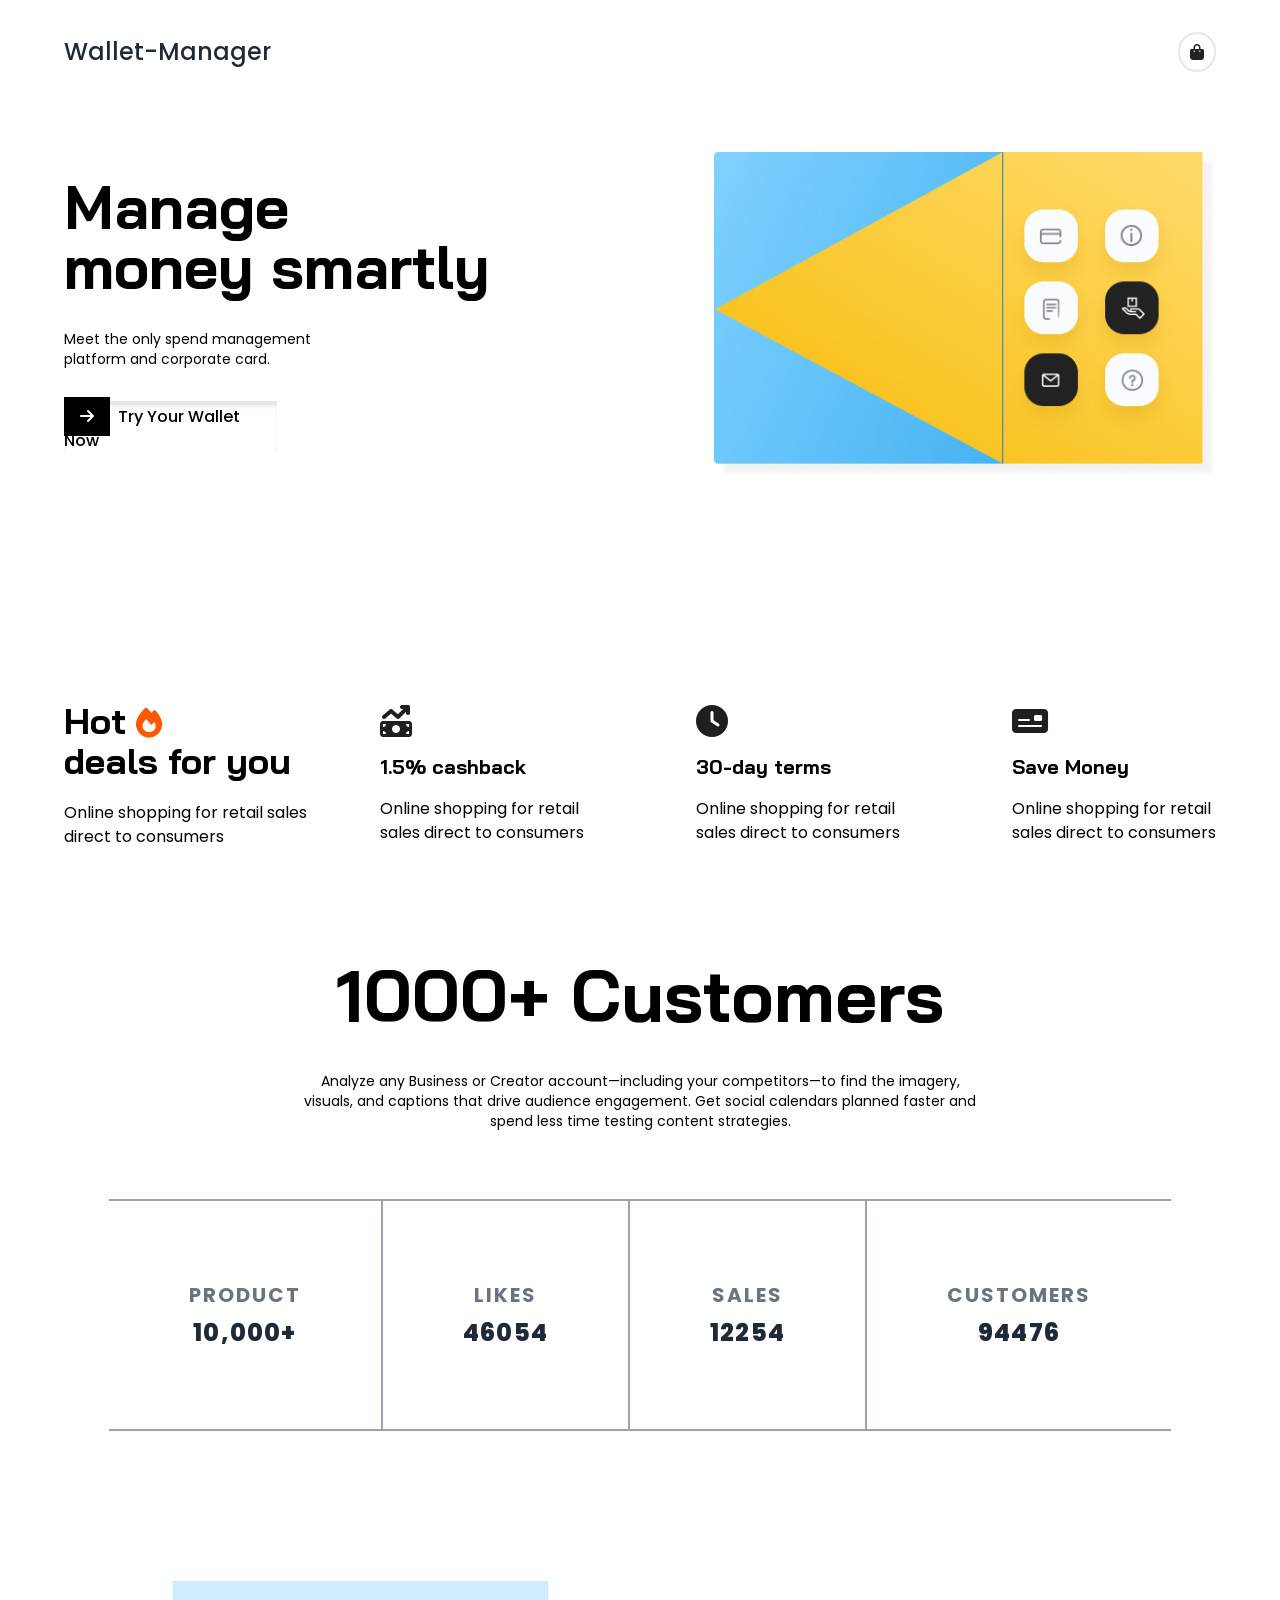
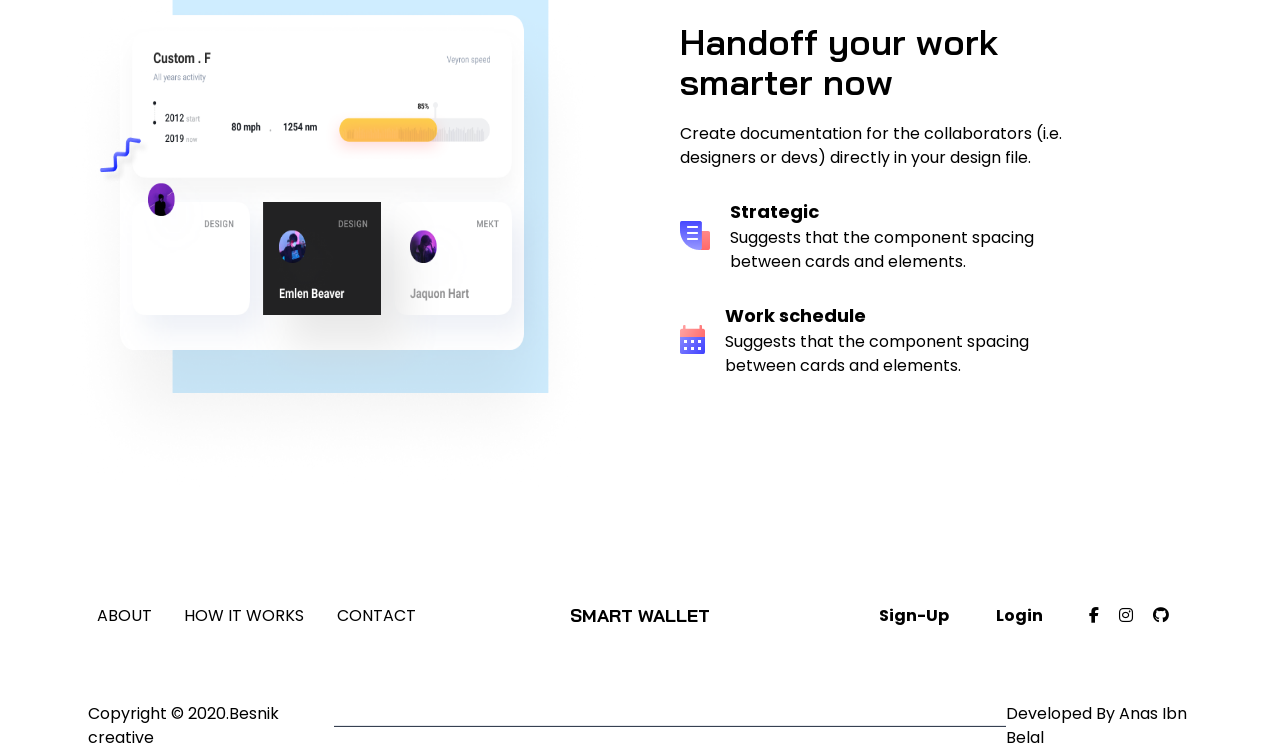
<file: index.html>
<!DOCTYPE html>
<html lang="en" class="dark">

<head>
    <meta charset="UTF-8">
    <meta name="viewport" content="width=device-width, initial-scale=1.0">
    <link rel="stylesheet" href="https://cdnjs.cloudflare.com/ajax/libs/font-awesome/6.5.1/css/all.min.css"
        integrity="sha512-DTOQO9RWCH3ppGqcWaEA1BIZOC6xxalwEsw9c2QQeAIftl+Vegovlnee1c9QX4TctnWMn13TZye+giMm8e2LwA=="
        crossorigin="anonymous" referrerpolicy="no-referrer" />
    <link rel="stylesheet" href="./dist/tailwind.css">
    <link rel="stylesheet" href="style.css">
    <title>Wallet Manager</title>
</head>

<body class="bdy dark:bg-gray-800">
    <nav class="flex mt-8 bg-white dark:bg-gray-900 justify-between items-center">

        <div class=""><a class="text-2xl text-gray-800 dark:text-white font-medium no-underline" href="#">Wallet-Manager</a></div>
        <div class="border-2 border-gray-200 dark:border-gray-800 rounded-full"><a class="no-underline" href="#"><i
                    class="fa-solid fa-bag-shopping cart"></i></a></div>
    </nav>


    <!-- Container Section Starts Here -->

    <div class="flex flex-row justify-between items-center w-full h">
        <div class="flex flex-col">
            <h1 class="text-6xl text-left head font-black">Manage <br> money smartly</h1>
            <p class="text-left text-sm mt-8">Meet the only spend management <br> platform and corporate card.</p>
            <a href="./login.html" class="text-left mt-8 font-medium shadow-inner w-1/2 border-t-4"><span
                    class=" bg-black dark:bg-white px-4 py-2 mr-2"><i class="fa-solid fa-arrow-right text-white dark:text-gray-800"
                        style="font-size: 16px;"></i></span>Try Your Wallet Now</a>
        </div>
        <div>
            <img class="im" src="./images/header card.png" alt="">
        </div>
    </div>
    <!-- Container Section Ends Here -->


    <!-- Offer Section Starts Here -->


    <div class="w-full h-52 mt-36 mb-10 flex flex-row justify-between items-center">
        <div class="flex flex-col gap-5">
            <h3 class="text-4xl font-extrabold other_h dark:text-white">
                Hot <i class="fa-solid fa-fire" style="color: #ff5900; font-size: 30px;"></i> <br>
                deals for you
            </h3>
            <p class="text-base">
                Online shopping for retail sales <br> direct to consumers
            </p>

        </div>
        <div class="flex flex-row justify-between items-center gap-28">
            <!-- Start 1 -->
            <div>
                <div class="flex flex-col gap-4">
                    <i class="fa-solid fa-money-bill-trend-up" style="color: #1f1f1f; font-size: 32px;"></i>
                    <h3 class="text-xl font-extrabold other_h">
                        1.5% cashback
                    </h3>
                    <p class="text-base">
                        Online shopping for retail <br> sales direct to consumers
                    </p>

                </div>
            </div>
            <!-- Ends 1 -->

            <!-- Start 2 -->
            <div>
                <div class="flex flex-col gap-4">
                    <i class="fa-solid fa-clock" style="color: #1f1f1f; font-size: 32px;"></i>
                    <h3 class="text-xl font-extrabold other_h">
                        30-day terms
                    </h3>
                    <p class="text-base">
                        Online shopping for retail <br> sales direct to consumers
                    </p>

                </div>
            </div>
            <!-- Ends 2 -->


            <!-- Start 3 -->
            <div>
                <div class="flex flex-col gap-4">
                    <i class="fa-solid fa-money-check" style="color: #1f1f1f; font-size: 32px;"></i>
                    <h3 class="text-xl font-extrabold other_h">
                        Save Money
                    </h3>
                    <p class="text-base">
                        Online shopping for retail <br> sales direct to consumers
                    </p>

                </div>
            </div>
            <!-- Ends 3 -->


        </div>

    </div>
    <!-- Offer Section Ends Here -->



    <!-- Customers Section Starts Here -->
    <div class="flex flex-col gap-10 w-full h-56 mt-20 px-60">
        <h3 class="text-center font-extrabold other_h text-7xl">1000+ Customers</h3>
        <p class="text-sm text-center">Analyze any Business or Creator account—including your competitors—to find the
            imagery, visuals, and captions that drive audience engagement. Get social calendars planned faster and spend
            less time testing content strategies.</p>
    </div>

    <div class="flex flex-row justify-center items-center mt-4 mb-20">
        <div
            class="flex flex-col justify-center items-center border-t-2 border-b-2 border-r-2 border-gray-400 p-20 gap-2">
            <h4 class="text-xl tracking-widest font-bold text-gray-500">PRODUCT</h4>
            <h2 class="text-2xl font-extrabold tracking-wider text-gray-800">10,000+</h2>
        </div>
        <div
            class="flex flex-col justify-center items-center border-t-2 border-b-2 border-r-2 border-gray-400 p-20 gap-2">
            <h4 class="text-xl tracking-widest font-bold text-gray-500">LIKES</h4>
            <h2 class="text-2xl font-extrabold tracking-wider text-gray-800">46054</h2>
        </div>
        <div
            class="flex flex-col justify-center items-center border-t-2 border-b-2 border-r-2 border-gray-400 p-20 gap-2">
            <h4 class="text-xl tracking-widest font-bold text-gray-500">SALES</h4>
            <h2 class="text-2xl font-extrabold tracking-wider text-gray-800">12254</h2>
        </div>
        <div class="flex flex-col justify-center items-center border-t-2 border-b-2 border-gray-400 p-20 gap-2">
            <h4 class="text-xl tracking-widest font-bold text-gray-500">CUSTOMERS</h4>
            <h2 class="text-2xl font-extrabold tracking-wider text-gray-800">94476</h2>
        </div>
    </div>

    <!-- Customers Section Starts Here -->

    <!-- Handoff Section Starts Here -->

    <div class="flex flex-row justify-between items-center w-full gap-20">
        <div class="flex w-1/2 pt-10">
            <img class="img_bg" src="./images/card.png" alt="This is the card">
        </div>
        <div class="flex flex-col w-1/2 justify-between items-start gap-5">
            <h2 class="text-4xl other_h font-semibold">Handoff your work <br> smarter now</h2>
            <p class="text-base">Create documentation for the collaborators (i.e. <br> designers or devs) directly in your design file.
            </p>
            <div class="flex flex-row justify-between items-center  gap-5 mt-2">
                <img src="./images/Group 4153.png" alt="Gourp image">
                <div class="flex flex-col">
                    <h2 class="text-lg font-bold">Strategic</h2>
                    <p class="text-base">Suggests that the component spacing <br>
                        between cards and elements.</p>
                </div>

            </div>
            <div class="flex flex-row justify-between items-center  gap-5 mt-2">
                <img src="./images/Group 4170.png" alt="Gourp image">
                <div class="flex flex-col">
                    <h2 class="text-lg font-bold">Work  schedule</h2>
                    <p class="text-base">Suggests that the component spacing <br>
                        between cards and elements.</p>
                </div>

            </div>

        </div>

    </div>

     <!-- Handoff Section Ends Here -->

      <!-- Footer Section Starts Here -->

      <footer class="flex flex-row w-full h-44 mt-10 justify-between items-center">
        <div class="flex flex-row w-4/12 justify-evenly items-center">
            <a href="#">ABOUT</a>
            <a href="#">HOW IT WORKS</a>
            <a href="#">CONTACT</a>
        </div>
        <div class="flex flex-row w-4/12 justify-evenly items-center">
            <a class="text-lg font-bold other_h" href="#">SMART WALLET</a>
        </div>
        <div class="flex flex-row w-4/12 justify-evenly items-center">
            <a class="font-bold" href="./login.html">Sign-Up</a>
            <a class="font-bold" href="./login.html">Login</a>
            <div class="flex flex-row justify-between items-center gap-5">
                <a href="#"><i class="fab fa-facebook-f"></i></a>
                <a href="#"><i class="fab fa-instagram"></i></a>
                <a href="#"><i class="fab fa-github"></i></a>
            </div>
        </div>

      </footer>
      <div class="flex flex-row justify-between items-center w-full h-5 m-3 px-3">
        <h4>Copyright © 2020.Besnik creative</h4>
        <hr class="w-2/3 max-w-2xl h-0.5 bg-gray-700">
        <h4>Developed By Anas Ibn Belal</h4>

      </div>


</body>

</html>
</file>
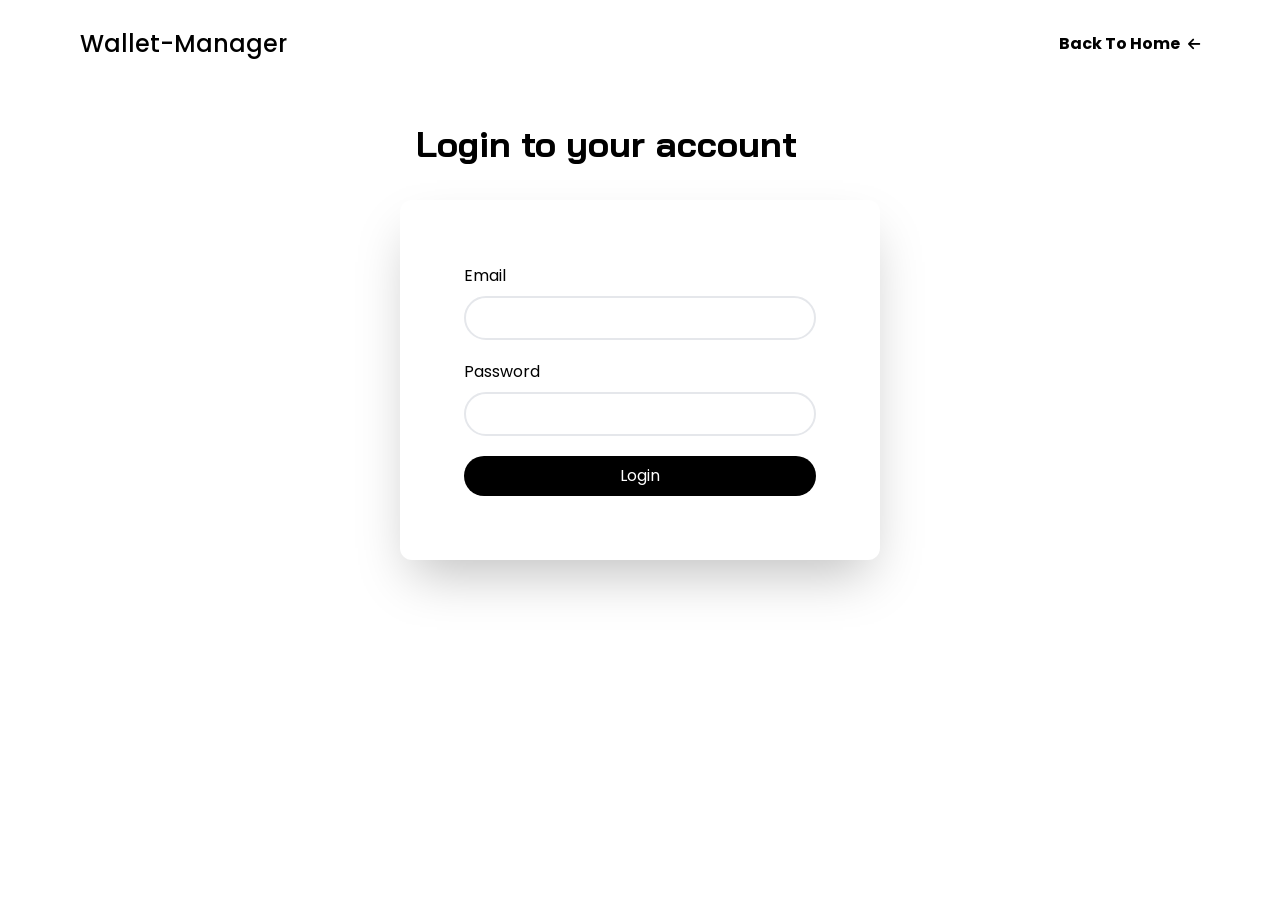
<file: login.html>
<!DOCTYPE html>
<html lang="en">

<head>
    <meta charset="UTF-8">
    <meta name="viewport" content="width=device-width, initial-scale=1.0">
    <link rel="stylesheet" href="https://cdnjs.cloudflare.com/ajax/libs/font-awesome/6.5.1/css/all.min.css"
        integrity="sha512-DTOQO9RWCH3ppGqcWaEA1BIZOC6xxalwEsw9c2QQeAIftl+Vegovlnee1c9QX4TctnWMn13TZye+giMm8e2LwA=="
        crossorigin="anonymous" referrerpolicy="no-referrer" />
    <link rel="stylesheet" href="./dist/tailwind.css">
    <link rel="stylesheet" href="style.css">
    <title>Login</title>
</head>

<body class="bdy h-screen">
    <nav>
        <div class="container mx-auto mt-5 px-4 py-2 flex justify-between items-center">
            <div class=""><a class="text-2xl font-medium no-underline" href="#">Wallet-Manager</a></div>
            <a href="./index.html">
                <h4 class="font-bold">Back To Home<i class="fa-solid fa-arrow-left"
                        style="margin-left: 8px;font-size: 14px;"></i></h4>
            </a>

        </div>
    </nav>
    <div  class="flex flex-col justify-between items-center mt-7 ">

        <div>
            <div class="container mx-auto mt-5 px-4 py-2 flex justify-between items-center">
                <div class="flex flex-col gap-5">
                    <h3 class="text-4xl font-extrabold other_h">
                        Login 
                        to your account
                    </h3>
                </div>
            </div>
            <div id="login_parent" class="container mx-auto mt-7 px-16 py-16 flex justify-center items-center shadow-2xl rounded-xl">
                <div class="flex flex-col gap-5"> 
                        <div class="flex flex-col gap-5">
                            <div class="flex flex-col gap-2">
                                <label for="email" class="text-base">Email</label>
                                <input onblur="Get_VAL_U()" type="email" name="email" id="email"
                                    class="border-2 border-gray-200 rounded-full px-4 py-2 focus:outline-none focus:border-blue-500">
                            </div>
                            <div class="flex flex-col gap-2">
                                <label for="password" class="text-base">Password</label>
                                <input onblur="Get_VAL_P()" type="password" name="password" id="password"
                                    class="border-2 border-gray-200 rounded-full px-4 py-2 focus:outline-none focus:border-blue-500">
                            </div>
                            <div class="flex flex-col gap-2">
                                <button onclick="Login()" type="submit" name="login"
                                    class="bg-black text-white rounded-full px-4 py-2">Login</button>
                            </div>
                        </div>
                </div>
            </div>
            



        </div>
        <div id="alert" class="h-40 w-96 justify-center items-center absolute top-1/2 left-1/2 transform -translate-x-1/2 -translate-y-1/2 bg-white shadow-2xl p-10">
            <h4 class="text-xl font-bold mr-3">Wrong Username or Password !</h4>
            <i onclick="Close_Alert()" class="fa-solid fa-circle-xmark" style="cursor: pointer; font-size: 24px;"></i>
        </div>
        <script src="./login.js"></script>


</body>

</html>
</file>
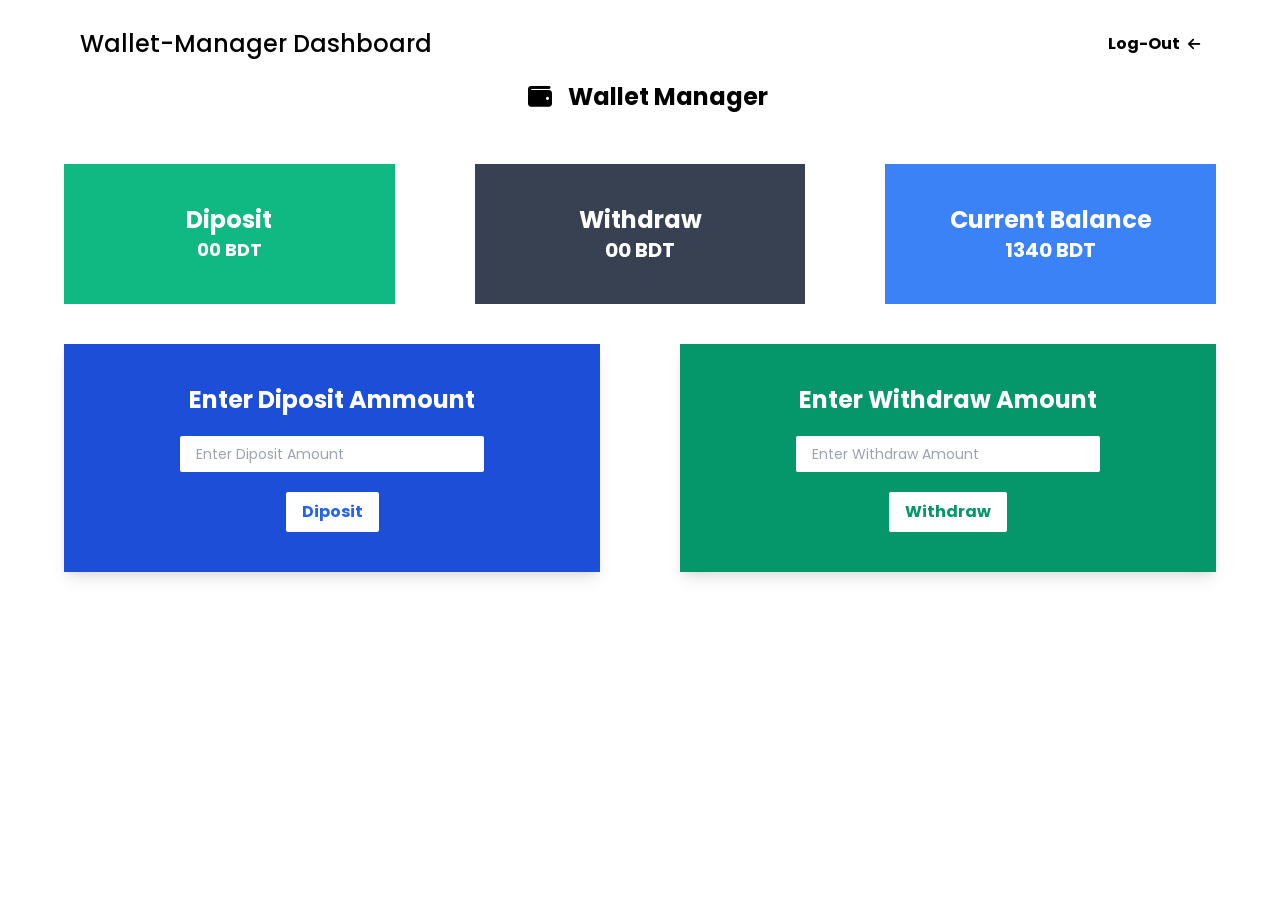
<file: wallet.html>
<!DOCTYPE html>
<html lang="en">

<head>
    <meta charset="UTF-8">
    <meta name="viewport" content="width=device-width, initial-scale=1.0">
    <link rel="stylesheet" href="https://cdnjs.cloudflare.com/ajax/libs/font-awesome/6.5.1/css/all.min.css"
        integrity="sha512-DTOQO9RWCH3ppGqcWaEA1BIZOC6xxalwEsw9c2QQeAIftl+Vegovlnee1c9QX4TctnWMn13TZye+giMm8e2LwA=="
        crossorigin="anonymous" referrerpolicy="no-referrer" />
    <link rel="stylesheet" href="./dist/tailwind.css">
    <link rel="stylesheet" href="style.css">
    <title>My Wallet Dashboard</title>
</head>

<body class="bdy h-screen">
    <nav>
        <div class="container mx-auto mt-5 px-4 py-2 flex justify-between items-center bg-white">
            <div class=""><a class="text-2xl font-medium no-underline" href="#">Wallet-Manager Dashboard</a></div>
            <a href="./index.html">
                <h4 class="font-bold">Log-Out<i class="fa-solid fa-arrow-left"
                        style="margin-left: 8px;font-size: 14px;"></i></h4>
            </a>

        </div>
    </nav>
    <!-- Wallet Dashboard For Diposit and withdraw Start Here -->
    <div id="wallet_bdy" class="w-full h-fit flex flex-col justify-evenly items-center gap-10">

        <div class="flex flex-row justify-center items-center w-full bg-white">
            <h3 class="text-2xl font-bold"><i class="fa-solid fa-wallet m-4"></i>Wallet Manager</h3>

        </div>
        <div class="flex flex-row justify-center items-center w-full gap-20">
            <div class="bg-green-500 p-10 w-2/6 flex flex-col justify-center items-center">
                <h2 class="text-2xl font-bold text-white">Diposit</h2>
                <h3 class="text-lg font-bold text-white"><span id="pre_dip">00</span> BDT</h3>
            </div>
            <div class="bg-gray-700 p-10 w-2/6 flex flex-col justify-center items-center">
                <h3 class="text-2xl font-bold text-white">Withdraw</h3>
                <h3 class="text-xl font-bold text-white"><span id="pre_wd">00</span> BDT</h3>
            </div>
            <div class="bg-blue-500 p-10 w-2/6 flex flex-col justify-center items-center">
                <h3 class="text-2xl font-bold text-white">Current Balance</h3>
                <h3 class="text-xl font-bold text-white"><span id="cur_b">1340</span> BDT</h3>
            </div>
        </div>
        <div class="flex flex-row justify-evenly items-center w-full gap-20">
            <div class="flex flex-col w-2/4 justify-between items-center bg-blue-700 shadow-lg p-10 gap-5">
                <label for="text" class="text-center font-bold text-2xl text-white">Enter Diposit Ammount</label>
                <input onblur="GetValue()" type="text" name="text" id="d_add" placeholder="Enter Diposit Amount" class="w-2/3 px-4 py-2 text-sm rounded-sm focus:outline-none focus:ring focus:ring-violet-300">
                <button onclick="Click_Dip()" id="diposit_btn" class="bg-white p-2 px-4 rounded-sm text-blue-600 font-bold">Diposit</button>
            </div>
            <div class="flex flex-col w-2/4 justify-between items-center bg-green-600 shadow-lg p-10 gap-5">
                <label for="text" class="text-center font-bold text-2xl text-white">Enter Withdraw Amount</label>
                <input onblur="GetValue_W()" type="text" name="text" id="wd_add" placeholder="Enter Withdraw Amount" class="w-2/3 px-4 py-2 text-sm rounded-sm focus:outline-none focus:ring focus:ring-violet-300">
                <button onclick="Click_Wth()" id="withdraw_btn" class="bg-white p-2 px-4 rounded-sm text-green-600 font-bold">Withdraw</button>
            </div>

        </div>

    </div>

    <script src="wallet.js"></script>


</body>

</html>
</file>
<file: style.css>
@import url('https://fonts.googleapis.com/css2?family=Bai+Jamjuree:ital,wght@0,200;0,300;0,400;0,500;0,600;0,700;1,200;1,300;1,400;1,500;1,600;1,700&family=Poppins:wght@300&display=swap');
*
{
    margin: 0;
    padding: 0;
    box-sizing: border-box;
    font-family: poppins;
}
.bdy
{
    width: 90%;
    max-width: 1280px;
    margin: 0 auto;
}
.cart
{
    margin: 10px;
    font-size: 16px;
    color: #232323;
}
.h
{
    display: flex;
    justify-content: space-between;
    align-items: center;
    padding: 50px 0;
    margin-top: 30px;
}
.im
{
    width: 502px;
    height: 325px;
}
.head
{
    line-height: 60px;
    font-family: 'Bai Jamjuree', sans-serif;
}
.other_h
{
    font-family: 'Bai Jamjuree', sans-serif;
}
.img_bg
{
    margin-top: 30px;
    width: 675px;
    height: 507px;
}
.img_login
{
    width: 500px;
    height: 500px;
}
#alert
{
    display: none;
}
</file>
